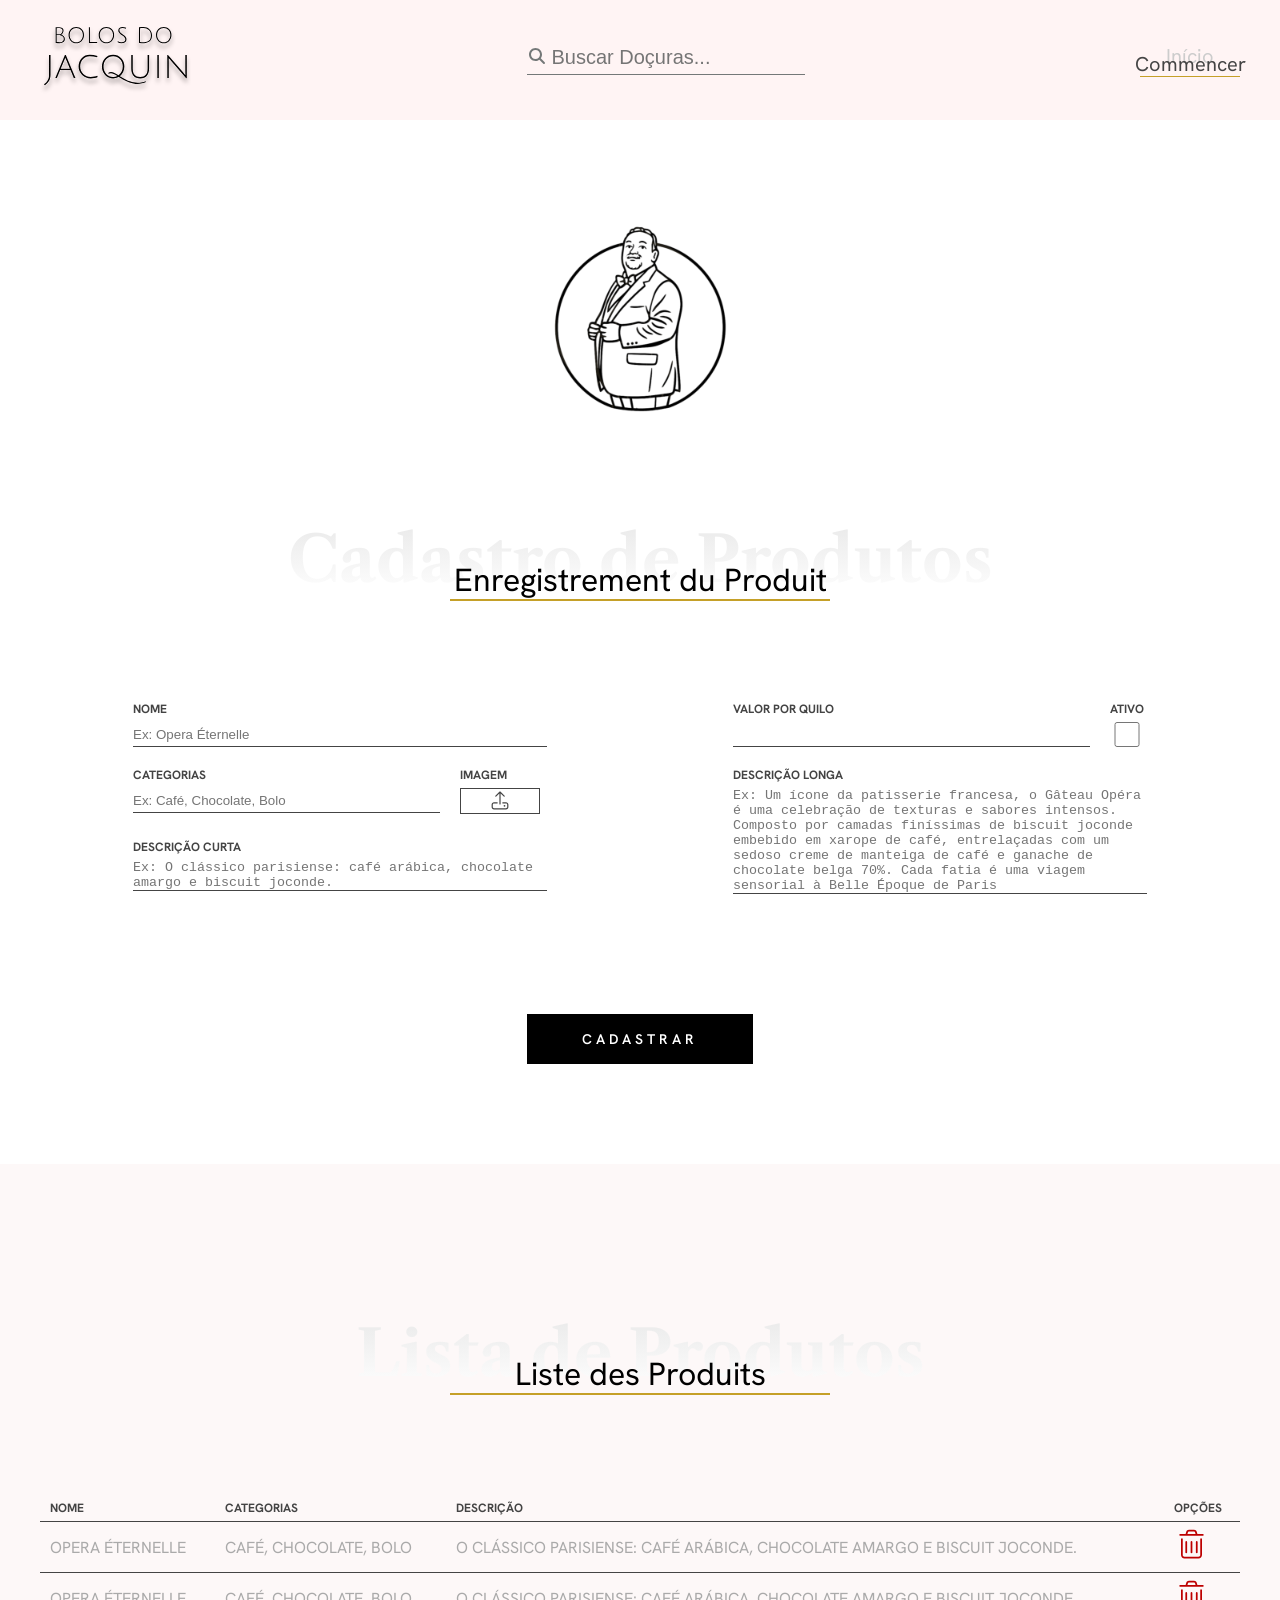
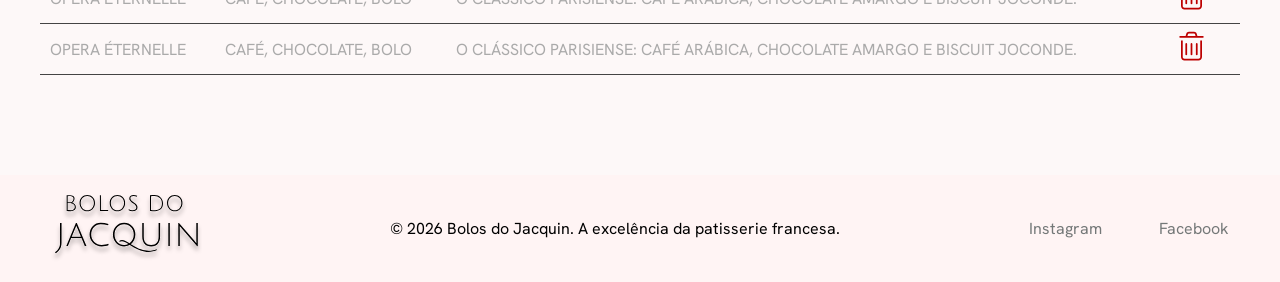
<file: admProdutos/index.html>
<!DOCTYPE html>
<html lang="pt-br">

<head>
    <meta charset="UTF-8">
    <meta name="viewport" content="width=device-width, initial-scale=1.0">
    <title>Bolos do Jacquin - Adm</title>
    <link rel="stylesheet" href="style.css">
    <link rel="preconnect" href="https://fonts.googleapis.com">
    <link rel="preconnect" href="https://fonts.gstatic.com" crossorigin>
    <link
        href="https://fonts.googleapis.com/css2?family=Hanken+Grotesk:ital,wght@0,100..900;1,100..900&family=Libre+Caslon+Text:ital,wght@0,400;0,700;1,400&display=swap"
        rel="stylesheet">


</head>

<body>
    <header>
        <div class="container header_container">
            <img src="../img/logo.svg" alt="Logo bolos do Jacquin">

            <div class="box_busca">
                <svg xmlns="http://www.w3.org/2000/svg"
                    viewBox="0 0 640 640"><!--!Font Awesome Free 7.3.1 by @fontawesome - https://fontawesome.com License - https://fontawesome.com/license/free Copyright 2026 Fonticons, Inc.-->
                    <path
                        d="M480 272C480 317.9 465.1 360.3 440 394.7L566.6 521.4C579.1 533.9 579.1 554.2 566.6 566.7C554.1 579.2 533.8 579.2 521.3 566.7L394.7 440C360.3 465.1 317.9 480 272 480C157.1 480 64 386.9 64 272C64 157.1 157.1 64 272 64C386.9 64 480 157.1 480 272zM272 416C351.5 416 416 351.5 416 272C416 192.5 351.5 128 272 128C192.5 128 128 192.5 128 272C128 351.5 192.5 416 272 416z" />
                </svg>
                <input type="text" placeholder="Buscar Doçuras...">
            </div>
            <a class="link_inicio" href="">
                Início
                <span>Commencer</span>
                <hr>
            </a>

            <button>
                <svg xmlns="http://www.w3.org/2000/svg"
                    viewBox="0 0 640 640"><!--! Font Awesome Pro 7.3.1 by @fontawesome - https://fontawesome.com License - https://fontawesome.com/license (Commercial License) Copyright 2026 Fonticons, Inc. -->
                    <path fill="currentColor"
                        d="M360 128L116.3 320L544 320C544 192 432 128 360 128zM64 336C64 326.2 68.5 316.9 76.2 310.9L340.2 102.9C345.8 98.5 352.8 96 360 96C404.3 96 457.6 115.2 499.9 151.8C543.1 189.2 576 245.7 576 320L576 480C576 515.3 547.3 544 512 544L128 544C92.7 544 64 515.3 64 480L64 336zM96 416L544 416L544 352L96 352L96 416zM96 448L96 480C96 497.7 110.3 512 128 512L512 512C529.7 512 544 497.7 544 480L544 448L96 448z" />
                </svg>
            </button>
        </div>

    </header>

    <main>
        <h1>Pagina administrativa - bolos do Jacquin</h1>
        <section class="cad_produtos">
            <div class="container cad_container">
                <img class="icon_jacquin" src="../img/Logo Bolos do Jacquin.png" alt="">
                <div class="box_h2">
                    <h2>Cadastro de Produtos</h2>
                    <span>Enregistrement du Produit</span>
                    <hr>
                </div>

                <form action="">
                    <div class="inputs_form">

                        <div class="form_coluna1">
                            <div class="linha_form lf_coluna">
                                <label for="">nome</label>
                                <input placeholder="Ex: Opera Éternelle  " type="text" name="" id="">
                            </div>

                            <div class="linha_form lf_linha">
                                <div class="input_cat lf_coluna">
                                    <label for="">categorias</label>
                                    <input type="text" placeholder="Ex: Café, Chocolate, Bolo">
                                </div>
                                <div class="input_img lf_coluna">
                                    <span>imagem</span>
                                    <label for="img">
                                        <svg xmlns="http://www.w3.org/2000/svg"
                                            viewBox="0 0 640 640"><!--! Font Awesome Pro 7.3.1 by @fontawesome - https://fontawesome.com License - https://fontawesome.com/license (Commercial License) Copyright 2026 Fonticons, Inc. -->
                                            <path fill="currentColor"
                                                d="M336 118.6L336 400C336 408.8 328.8 416 320 416C311.2 416 304 408.8 304 400L304 118.6L219.3 203.3C213.1 209.5 202.9 209.5 196.7 203.3C190.5 197.1 190.5 186.9 196.7 180.7L308.7 68.7C314.9 62.5 325.1 62.5 331.3 68.7L443.3 180.7C449.5 186.9 449.5 197.1 443.3 203.3C437.1 209.5 426.9 209.5 420.7 203.3L336 118.6zM256 384L160 384C142.3 384 128 398.3 128 416L128 480C128 497.7 142.3 512 160 512L480 512C497.7 512 512 497.7 512 480L512 416C512 398.3 497.7 384 480 384L384 384L384 352L480 352C515.3 352 544 380.7 544 416L544 480C544 515.3 515.3 544 480 544L160 544C124.7 544 96 515.3 96 480L96 416C96 380.7 124.7 352 160 352L256 352L256 384zM416 448C416 434.7 426.7 424 440 424C453.3 424 464 434.7 464 448C464 461.3 453.3 472 440 472C426.7 472 416 461.3 416 448z" />
                                        </svg>
                                    </label>
                                    <input type="file" name="img" id="img">
                                </div>
                            </div>

                            <div class="linha_form lf_coluna">
                                <label for="">descrição curta</label>
                                <textarea
                                    placeholder="Ex: O clássico parisiense: café arábica, chocolate amargo e biscuit joconde."
                                    name="" id="" rows="2"></textarea>
                            </div>



                        </div>

                        <div class="form_coluna2">
                            <div class="linha_form lf_linha">
                                <div class="input_valor lf_coluna">
                                    <label for="">valor por quilo</label>
                                    <input type="text" name="" id="">
                                </div>
                                <div class="input_ativo lf_coluna">
                                    <label for="">ativo</label>
                                    <input type="checkbox" name="" id="">
                                </div>
                            </div>
                            <div class="linha_form lf_coluna">
                                <label for="">descrição longa</label>
                                <textarea name="" id="" rows="7"
                                    placeholder="Ex: Um ícone da patisserie francesa, o Gâteau Opéra é uma celebração de texturas e sabores intensos. Composto por camadas finíssimas de biscuit joconde embebido em xarope de café, entrelaçadas com um sedoso creme de manteiga de café e ganache de chocolate belga 70%. Cada fatia é uma viagem sensorial à Belle Époque de Paris"></textarea>
                            </div>


                        </div>
                    </div>

                    <input type="button" value="cadastrar">
                </form>

            </div>

        </section>

        <section class="list_produtos">
            <div class="container list_container">
                <div class="box_h2">

                    <h2>Lista de Produtos</h2>
                    <span>Liste des Produits</span>
                    <hr>
                </div>
                <table>
                    <thead>
                        <tr>
                            <th>nome</th>
                            <th>categorias</th>
                            <th>descrição</th>
                            <th>opções</th>
                        </tr>
                    </thead>
                    <tbody>
                        <tr>
                            <td data-cell="nome">Opera Éternelle</td>
                            <td data-cell="categorias">Café, Chocolate, Bolo</td>
                            <td data-cell="descrição">O clássico parisiense: café arábica, chocolate amargo e biscuit
                                joconde.</td>
                            <td data-cell="opções">
                                <svg xmlns="http://www.w3.org/2000/svg"
                                    viewBox="0 0 640 640"><!--! Font Awesome Pro 7.2.0 by @fontawesome - https://fontawesome.com License - https://fontawesome.com/license (Commercial License) Copyright 2026 Fonticons, Inc. -->
                                    <path fill="currentColor"
                                        d="M256.5 91.4C258.5 84.6 264.8 80 271.8 80L368.2 80C375.3 80 381.5 84.6 383.5 91.4L394.5 128L245.5 128L256.5 91.4zM212.1 128L112 128C103.2 128 96 135.2 96 144C96 152.8 103.2 160 112 160L528 160C536.8 160 544 152.8 544 144C544 135.2 536.8 128 528 128L427.9 128L414.2 82.2C408.1 61.9 389.4 48 368.2 48L271.8 48C250.6 48 231.9 61.9 225.8 82.2L212.1 128zM128 208L128 512C128 547.3 156.7 576 192 576L448 576C483.3 576 512 547.3 512 512L512 208L480 208L480 512C480 529.7 465.7 544 448 544L192 544C174.3 544 160 529.7 160 512L160 208L128 208zM240 272C240 263.2 232.8 256 224 256C215.2 256 208 263.2 208 272L208 464C208 472.8 215.2 480 224 480C232.8 480 240 472.8 240 464L240 272zM336 272C336 263.2 328.8 256 320 256C311.2 256 304 263.2 304 272L304 464C304 472.8 311.2 480 320 480C328.8 480 336 472.8 336 464L336 272zM432 272C432 263.2 424.8 256 416 256C407.2 256 400 263.2 400 272L400 464C400 472.8 407.2 480 416 480C424.8 480 432 472.8 432 464L432 272z" />
                                </svg>
                            </td>
                        </tr>
                        <tr>
                            <td data-cell="nome">Opera Éternelle</td>
                            <td data-cell="categorias">Café, Chocolate, Bolo</td>
                            <td data-cell="descrição">O clássico parisiense: café arábica, chocolate amargo e biscuit
                                joconde.</td>
                            <td data-cell="opções">
                                <svg xmlns="http://www.w3.org/2000/svg"
                                    viewBox="0 0 640 640"><!--! Font Awesome Pro 7.2.0 by @fontawesome - https://fontawesome.com License - https://fontawesome.com/license (Commercial License) Copyright 2026 Fonticons, Inc. -->
                                    <path fill="currentColor"
                                        d="M256.5 91.4C258.5 84.6 264.8 80 271.8 80L368.2 80C375.3 80 381.5 84.6 383.5 91.4L394.5 128L245.5 128L256.5 91.4zM212.1 128L112 128C103.2 128 96 135.2 96 144C96 152.8 103.2 160 112 160L528 160C536.8 160 544 152.8 544 144C544 135.2 536.8 128 528 128L427.9 128L414.2 82.2C408.1 61.9 389.4 48 368.2 48L271.8 48C250.6 48 231.9 61.9 225.8 82.2L212.1 128zM128 208L128 512C128 547.3 156.7 576 192 576L448 576C483.3 576 512 547.3 512 512L512 208L480 208L480 512C480 529.7 465.7 544 448 544L192 544C174.3 544 160 529.7 160 512L160 208L128 208zM240 272C240 263.2 232.8 256 224 256C215.2 256 208 263.2 208 272L208 464C208 472.8 215.2 480 224 480C232.8 480 240 472.8 240 464L240 272zM336 272C336 263.2 328.8 256 320 256C311.2 256 304 263.2 304 272L304 464C304 472.8 311.2 480 320 480C328.8 480 336 472.8 336 464L336 272zM432 272C432 263.2 424.8 256 416 256C407.2 256 400 263.2 400 272L400 464C400 472.8 407.2 480 416 480C424.8 480 432 472.8 432 464L432 272z" />
                                </svg>
                            </td>
                        </tr>
                        <tr>
                            <td data-cell="nome">Opera Éternelle</td>
                            <td data-cell="categorias">Café, Chocolate, Bolo</td>
                            <td data-cell="descrição">O clássico parisiense: café arábica, chocolate amargo e biscuit
                                joconde.</td>
                            <td data-cell="opções">
                                <svg xmlns="http://www.w3.org/2000/svg"
                                    viewBox="0 0 640 640"><!--! Font Awesome Pro 7.2.0 by @fontawesome - https://fontawesome.com License - https://fontawesome.com/license (Commercial License) Copyright 2026 Fonticons, Inc. -->
                                    <path fill="currentColor"
                                        d="M256.5 91.4C258.5 84.6 264.8 80 271.8 80L368.2 80C375.3 80 381.5 84.6 383.5 91.4L394.5 128L245.5 128L256.5 91.4zM212.1 128L112 128C103.2 128 96 135.2 96 144C96 152.8 103.2 160 112 160L528 160C536.8 160 544 152.8 544 144C544 135.2 536.8 128 528 128L427.9 128L414.2 82.2C408.1 61.9 389.4 48 368.2 48L271.8 48C250.6 48 231.9 61.9 225.8 82.2L212.1 128zM128 208L128 512C128 547.3 156.7 576 192 576L448 576C483.3 576 512 547.3 512 512L512 208L480 208L480 512C480 529.7 465.7 544 448 544L192 544C174.3 544 160 529.7 160 512L160 208L128 208zM240 272C240 263.2 232.8 256 224 256C215.2 256 208 263.2 208 272L208 464C208 472.8 215.2 480 224 480C232.8 480 240 472.8 240 464L240 272zM336 272C336 263.2 328.8 256 320 256C311.2 256 304 263.2 304 272L304 464C304 472.8 311.2 480 320 480C328.8 480 336 472.8 336 464L336 272zM432 272C432 263.2 424.8 256 416 256C407.2 256 400 263.2 400 272L400 464C400 472.8 407.2 480 416 480C424.8 480 432 472.8 432 464L432 272z" />
                                </svg>
                            </td>
                        </tr>
                    </tbody>
                </table>


            </div>
        </section>

    </main>

    <footer>
        <div class="container footer_container">
            <img src="../img/logo.svg" alt="logo Bolos do Jacquin">
            <span class="bolos_footer">© 2026 Bolos do Jacquin. A excelência da patisserie francesa.</span>
            <nav class="nav_footer">
                <a href="">Instagram</a>
                <a href="">Facebook</a>
            </nav>


        </div>

    </footer>

</body>

</html>
</file>
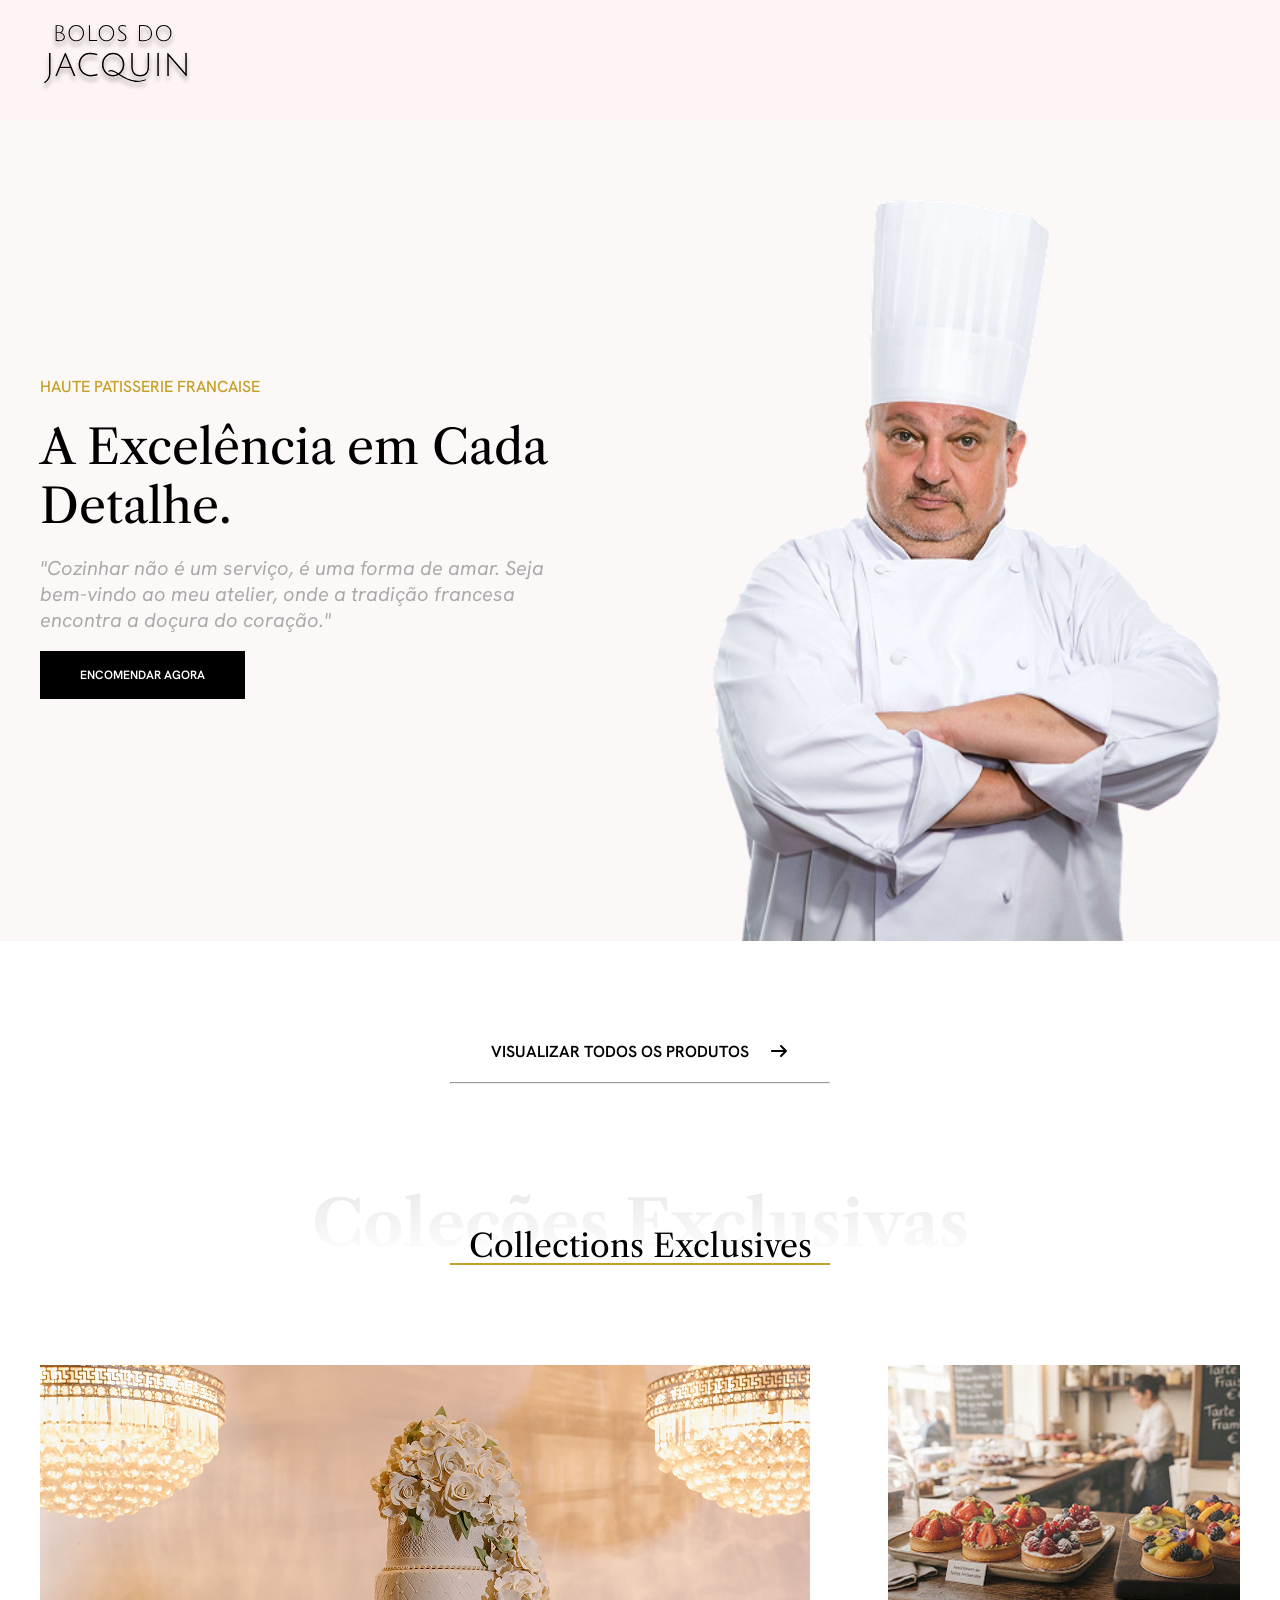
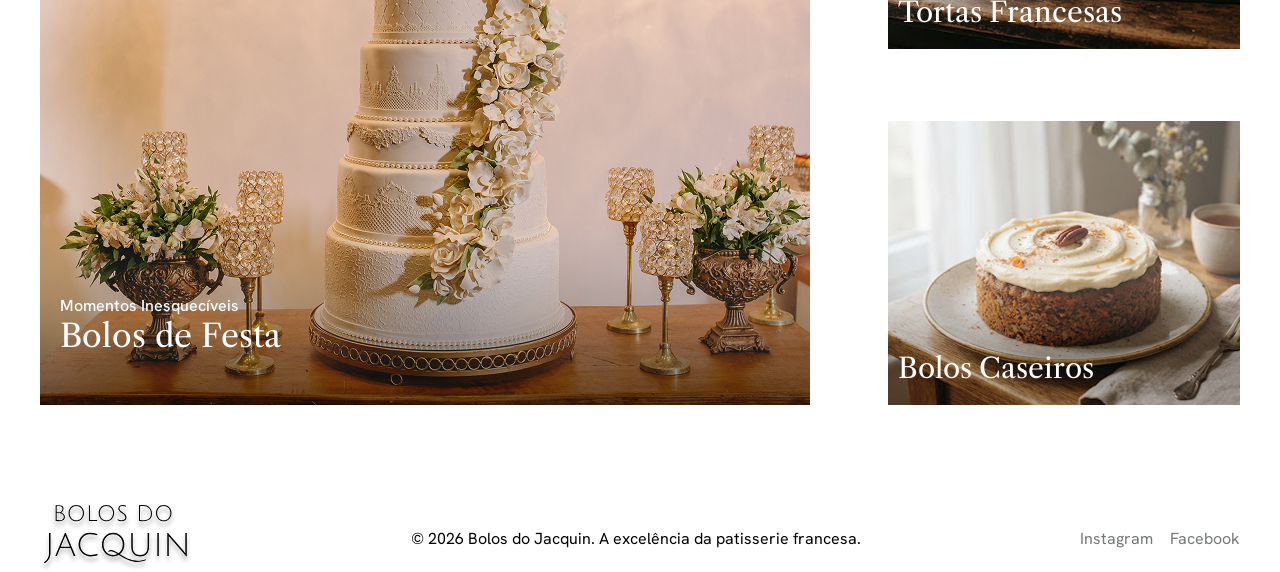
<file: home/index.html>
<!DOCTYPE html>
<html lang="pt-br">

<head>
    <meta charset="UTF-8">
    <meta name="viewport" content="width=device-width, initial-scale=1.0">
    <title>Home - Bolos do Jacquin</title>
    <link rel="stylesheet" href="style.css">
    
    <link rel="preconnect" href="https://fonts.googleapis.com">
    <link rel="preconnect" href="https://fonts.gstatic.com" crossorigin>
    <link
        href="https://fonts.googleapis.com/css2?family=Hanken+Grotesk:ital,wght@0,100..900;1,100..900&family=Libre+Caslon+Text:ital,wght@0,400;0,700;1,400&display=swap"
        rel="stylesheet">

</head>

<body>

    <header class="home_cabecalho">
        <div class="home_container">
            <img src="../img/logo.svg" alt="logo bolos do Jacquin">
        </div>
    </header>
    <main>

        <h1>Página inicial bolos do Jacquin</h1>
        <section class="home_banner">
            <div class="home_container banner_container">
                <div class="box_texto_banner">
                    <span class="linha1">haute patisserie francaise</span><br>
                    <span class="linha2">A Excelência em Cada Detalhe. </span>
                    <p class="linha3">"Cozinhar não é um serviço, é uma forma de amar.
                        Seja bem-vindo ao meu atelier, onde a tradição francesa
                        encontra a doçura do coração."</p>
                    <a href="" class="linha4">encomendar agora</a>
                </div>

                <img src="../img/jacquin_banner.png" alt="foto do Jacquin vestindo dólmâ">


            </div>
        </section>

        <section class="home_container home_produtos">
            <div class="link_produtos">
                <div>
                    <a href="">visualizar todos os produtos</a>
                    <svg xmlns="http://www.w3.org/2000/svg"
                        viewBox="0 0 640 640"><!--!Font Awesome Free 7.3.1 by @fontawesome - https://fontawesome.com License - https://fontawesome.com/license/free Copyright 2026 Fonticons, Inc.-->
                        <path
                            d="M566.6 342.6C579.1 330.1 579.1 309.8 566.6 297.3L406.6 137.3C394.1 124.8 373.8 124.8 361.3 137.3C348.8 149.8 348.8 170.1 361.3 182.6L466.7 288L96 288C78.3 288 64 302.3 64 320C64 337.7 78.3 352 96 352L466.7 352L361.3 457.4C348.8 469.9 348.8 490.2 361.3 502.7C373.8 515.2 394.1 515.2 406.6 502.7L566.6 342.7z" />
                    </svg>
                </div>
                <hr>
            </div>

            <div class="home_subtitulo">
                <h2>Coleções Exclusivas</h2>
                <span>Collections Exclusives</span>
                <hr>
            </div>

            <div class="container_categorias">
                <a href="">
                    <div class="img_categoria1">
                        <span>Momentos Inesquecíveis</span>
                        <h3>Bolos de Festa</h3>

                    </div>
                </a>

                <div class="colunas_categorias">
                    <a href="">
                        <div class="img_categoria2">
                            <h3>Tortas Francesas</h3>
                        </div>
                    </a>
                    <a href="">
                        <div class="img_categoria3">
                            <h3>Bolos Caseiros</h3>
                        </div>
                    </a>
                </div>
            </div>
        </section>

    </main>
    <footer>
        <div class="home_container footer_container">
        <img src="../img/logo.svg" alt="Logo bolos do Jacquin">
        <span>© 2026 Bolos do Jacquin. A excelência da patisserie francesa.</span>
        <nav class="nav_footer">
            <a href="">Instagram</a>
            <a href="">Facebook</a>
        </nav>
    </div>

    </footer>
</body>

</html>
</file>
<file: admProdutos/style.css>
* {
    margin: 0;
    padding: 0;
    box-sizing: border-box;

}

:root {
    --corPrincpal: #FFF4F4;
    --fontHanken: "Hanken Grotesk", sans-serif;
    --corDourado: #C5A028;
    --corSecundaria: #fdf8f8;

}

.container {
    width: 95%;
    max-width: 1200px;
    margin: 0 auto;
    /* background-color: aqua; */
}

h1 {
    position: absolute;
    width: 1px;
    height: 1px;
    margin: -1px;
    overflow: hidden;
}


header {
    background-color: var(--corPrincpal);
    font-family: var(--fontHanken)
}

.header_container {
    display: flex;
    justify-content: space-between;
    align-items: center;
    height: 120px;
}

.box_busca {
    position: relative;
}

.box_busca svg {
    width: 20px;
    position: absolute;
    fill: #747878;
}

.box_busca input {

    padding-left: 25px;
    padding-bottom: 5px;
    background-color: transparent;
    border: none;
    border-bottom: solid 1px #747878;
    font-size: 20px;
}

.box_busca input:focus {

    outline: none;

}

.link_inicio {

    color: #cccccc;
    text-decoration: none;
    font-size: 20px;
    position: relative;
    text-align: center;

}

.link_inicio span {

    color: #444444;
    position: absolute;
    left: -5px;
    top: 8px;
}


.link_inicio hr {
    margin-top: 7px;
    width: 100px;
    background-color: var(--corDourado);
    border: none;
    height: 1.5px;
}

.header_container button {

    background-color: transparent;
    border: none;
    display: none;
}


/* ---- botão do menu ---- */

.header_container button svg {

    width: 50px;
}


/* ---- seção cadastro de produtos ---- */

.cad_container {
    display: flex;
    flex-direction: column;
    align-items: center;
    padding: 100px 0;
}

.icon_jacquin {

    width: 200px;
}

.box_h2 {
    font-family: "Libre Caslon Text", serif;
    /* background-color: darkgreen; */
    display: flex;
    flex-direction: column;
    align-items: center;
    position: relative;
    margin-top: 100px;
    margin-bottom: 100px;

}

.box_h2 h2 {
    font-weight: 700;
    font-size: 64px;
    background-image: linear-gradient(0deg, #FFFFFF, #E9E9E9);
    background-clip: text;
    -webkit-background-clip: text;
    color: transparent;
    -webkit-text-fill-color: transparent;
}

.box_h2 span {
    font-size: 32px;
    position: absolute;
    bottom: -10px;
    margin-bottom: 10px;
}

.box_h2 hr {
    max-width: 380px;
    width: 100%;
    background-color: #C5A028;
    border: none;
    height: 2px;
}




/* --- formulario --- */
form {
    width: 100%;
    /* background-color: aqua; */
}

.inputs_form {
    display: flex;
    justify-content: space-around;
    width: 100%;
    max-width: 1200px;
}

.lf_coluna {
    display: flex;
    flex-direction: column;
}

.lf_linha {
    display: flex;
}

.input_img svg {
    width: 24px;

}


.form_coluna1,
.form_coluna2 {
    /* add max-width */
    max-width: 414px;
    width: 45%;
}



.input_img span,
form label {
    font-family: var(--fontHanken);
    text-transform: uppercase;
    color: #444444;
    font-size: 12px;
    font-weight: 700;
    margin-bottom: 5px;

}

.inputs_form input[type=text],
.inputs_form textarea {

    background-color: transparent;
    border: none;
    border-bottom: solid 1px #444444;
    resize: none;
}


.inputs_form input[type=text]:focus,
.inputs_form textarea:focus {

    outline: none;
}

.linha_form {
    margin-bottom: 20px;

}

.inputs_form input[type=file] {

    display: none;
}

.input_img label {

    /* background-color: blueviolet; */
    display: flex;
    align-items: center;
    justify-content: center;
    width: 80px;
    border: solid 1px #444444;
}

.input_img label:hover {

    cursor: pointer;
}


form input[type=checkbox],
form input[type=text] {
    height: 25px;
}

.input_cat {
    width: 79%;
}

.input_cat input {
    /* add max-width */
    max-width: 314px;
    margin-right: 20px;
}

.input_valor {
    width: 91%;
}

.input_valor input {
    margin-right: 20px;
    max-width: 360px;
}

form input[type=button] {

    margin: 100px auto 0;
    display: block;
    background-color: #000000;
    border: none;
    color: #FFFFFF;
    text-transform: uppercase;
    /* height: 60px;
    width: 300px; */
    font-size: 14px;
    font-weight: 600;
    font-family: var(--fontHanken);
    padding: 16px 55px;
    letter-spacing: 4px;
    cursor: pointer;
}

/* ----lista de produtos---- */

.list_produtos {
    background-color: var(--corSecundaria);
    padding-top: 50px;
    padding-bottom: 100px;
    /* padding: 50px 0; */
}

table {
    /* background-color: aquamarine; */
    width: 100%;
    font-family: var(--fontHanken);
    text-transform: uppercase;
    border-collapse: collapse;


}

thead {
    font-size: 12px;
    font-weight: 600;
    color: #444444;
    text-align: left;
}

tbody {

    color: #AAAAAA;
}


table svg {
    width: 35px;
    color: #BD0000;
}

th,
td {
    border-bottom: solid 1px #444444;
    padding: 5px 10px;
}



/* --- footer --- */

footer{
    padding: 20px 20px;
    /* margin-top: 40px; */
    background-color: var(--corPrincpal);
    font-family: var(--fontHanken);
}

.footer_container {
    display: flex;
    justify-content: space-between;
    align-items: center;
    
}

.nav_footer {
    
    display: flex;
    justify-content: space-between;
    width: 17%;
    
}

.container span,
.nav_footer a {
    font-family: "Hanken Grotesk", sans-serif;
}

.nav_footer a {
    text-decoration: none;
    color: #747878;
    
}




/* ---- medias ---- */
@media screen and (max-width: 768px) {
    .header_container button {
        display: block;
    }
    
    .link_inicio,
    .box_busca {
        display: none;
        
    }
    
    .box_h2 h2 {
        
        font-size: 44px;
    }
    
    .box_h2 span {
        font-size: 22px;
        bottom: -18px;
        margin-bottom: 20px;
        
    }
    
    .box_h2 hr {
        margin-top: 10px;
        width: 70%;
        
    }
    
    
    
    
    
    
    
    /* ---FORMULARIO--- */
    .inputs_form {
        flex-direction: column;
        align-items: center;
        
    }
    
    .form_coluna1,
    .form_coluna2 {
        max-width: 500px;
        width: 80%;
    }
    
    
    /* ---tabela--- */
    
    
    thead {

        display: none;
    }
    
    tbody tr {
        display: flex;
        flex-direction: column;
        border: solid 1px #444444;
        border-radius: 10px;
        background-color: #FFFFFF;
        box-shadow: #00000040 5px 5px 5px;
        max-width: 500px;
        margin: 0 auto 50px;
    }
    
    tbody td {
        border: none;
    }
    
    tbody td::before {
        content: attr(data-cell) ": ";
        font-size: 12px;
        color: #444444;
        
    }
    
    /* ---footer--- */

    .footer_container{
        flex-direction: column;
        align-items: center;
        padding: 35px;
        height: 160px;
        margin-bottom: 20px;
    }
    
    .nav_footer{
        width: 48%;
        
    }
    footer{

        height: 250px;
    }
    
    
    .bolos_footer{
        
        margin: 10px;
    }
    
    
}
</file>
<file: home/style.css>
* {
    margin: 0%;
    padding: 0%;
    box-sizing: border-box
}

h1 {
    position: absolute;
    width: 1px;
    height: 1px;
    margin: -1px;
    overflow: hidden;
}

/* PascalCase */
/* camelCase */
/* snake_case */
/* kebab-case */


/* ---CABECALHO--- */
.home_cabecalho {
    background-color: #FFF4F4;
    height: 120px;
    display: flex;
    justify-content: center;
    align-items: center;
}


.home_container {
    /* background-color: aqua; */
    max-width: 1200px;
    /* Largura maxima 1200px */
    width: 95%;
    /* largura 95% */
    margin: 0 auto;


}

/* ---BANNER--- */
.home_banner {
    background-color: #FDF8F8;
}

.box_texto_banner {

    /* background-color: chartreuse; */
    font-family: "Hanken Grotesk", sans-serif;
    max-width: 520px;
}

.banner_container {
    display: flex;
    align-items: center;
    justify-content: space-between;
}

.banner_container img {
    width: 547px;
}

.linha1 {
    color: #C5A028;
    font-size: 16px;
    font-weight: 500;
    text-transform: uppercase;
    margin-bottom: 20px;
    display: inline-block;
}

.linha2 {
    font-family: "Libre Caslon Text", serif;
    font-size: 48px;
    margin-bottom: 20px;
    display: inline-block;
}

.linha3 {
    font-size: 20px;
    font-style: italic;
    color: #AAAAAA;
    margin-bottom: 30px;
    display: inline-block;
}

.linha4 {
    font-weight: 600;
    font-size: 12px;
    text-transform: uppercase;
    color: #FFFFFF;
    text-decoration: none;

    background-color: #000000;
    padding: 16px 40px;

}


/* ---- Produtos ---- */

.home_produtos {
    padding: 100px 0;
}

.link_produtos a {
    font-family: "Hanken Grotesk", sans-serif;
    font-weight: 600;
    font-size: 16px;
    text-transform: uppercase;

    text-decoration: none;
    color: #000000;
}

.link_produtos svg {

    width: 20px;
}

.link_produtos div {
    display: flex;
    align-items: center;
    justify-content: center;
    gap: 20px;
    margin-bottom: 20px;
}

.link_produtos hr {
    max-width: 380px;
    width: 100%;
    margin: 0 auto;
}

.home_subtitulo {
    font-family: "Libre Caslon Text", serif;
    /* background-color: darkgreen; */
    display: flex;
    flex-direction: column;
    align-items: center;
    position: relative;
    margin-top: 100px;
    margin-bottom: 100px;

}

.home_subtitulo h2 {
    font-weight: 700;
    font-size: 64px;
    background-image: linear-gradient(0deg, #FFFFFF, #E9E9E9);
    background-clip: text;
    -webkit-background-clip: text;
    color: transparent;
    -webkit-text-fill-color: transparent;
}

.home_subtitulo span {
    font-size: 32px;
    position: absolute;
    bottom: -10px;
    margin-bottom: 10px;
}

.home_subtitulo hr {
    max-width: 380px;
    width: 100%;
    background-color: #C5A028;
    border: none;
    height: 2px;
}

.img_categoria1 {
    background-image: url(../img/pexels-jonathanborba-26774588\ 1.png);
    /* width: 70%; */
    width: 770px;
    height: 640px;
    display: flex;
    flex-direction: column;
    justify-content: flex-end;
    padding: 50px 20px;
}

.container_categorias {
    display: flex;
    justify-content: space-between;
    width: 100%;

}

.container_categorias a {
    text-decoration: none;
    color: #FFFFFF;

}

.img_categoria1 span {
    font-family: "Hanken Grotesk", sans-serif;
    font-weight: 500;

}

.img_categoria1 h3 {

    font-size: 32px;
}

.home_produtos h3 {

    font-family: "Libre Caslon Text", serif;
    font-weight: 400;

}

.colunas_categorias {
    display: flex;
    flex-direction: column;
    justify-content: space-between;
}


.img_categoria2 {

    background-image: url(../img/Image\ \(1\).png);

}

.img_categoria3 {

    background-image: url(../img/Image\ \(2\).png);

}

.img_categoria2,
.img_categoria3 {
    /* width: 25%; */
    width: 352px;
    height: 284px;
    display: flex;
    align-items: flex-end;
    padding: 20px 10px;
    font-size: 24px;
}

/* --footer-- */

.footer{

    background-color: #FFF4F4;
    height: 110px;
    display: flex;
    align-items: center;
}


.footer_container {
    display: flex;
    justify-content: space-between;
    align-items: center;
}
.nav_footer{
    display: flex;
    justify-content: space-between;
    width: 160px;
    
}

.footer_container span,
.nav_footer a {
    font-family: "Hanken Grotesk", sans-serif;
}

.nav_footer a{
text-decoration: none;
color: #747878;

}
</file>
